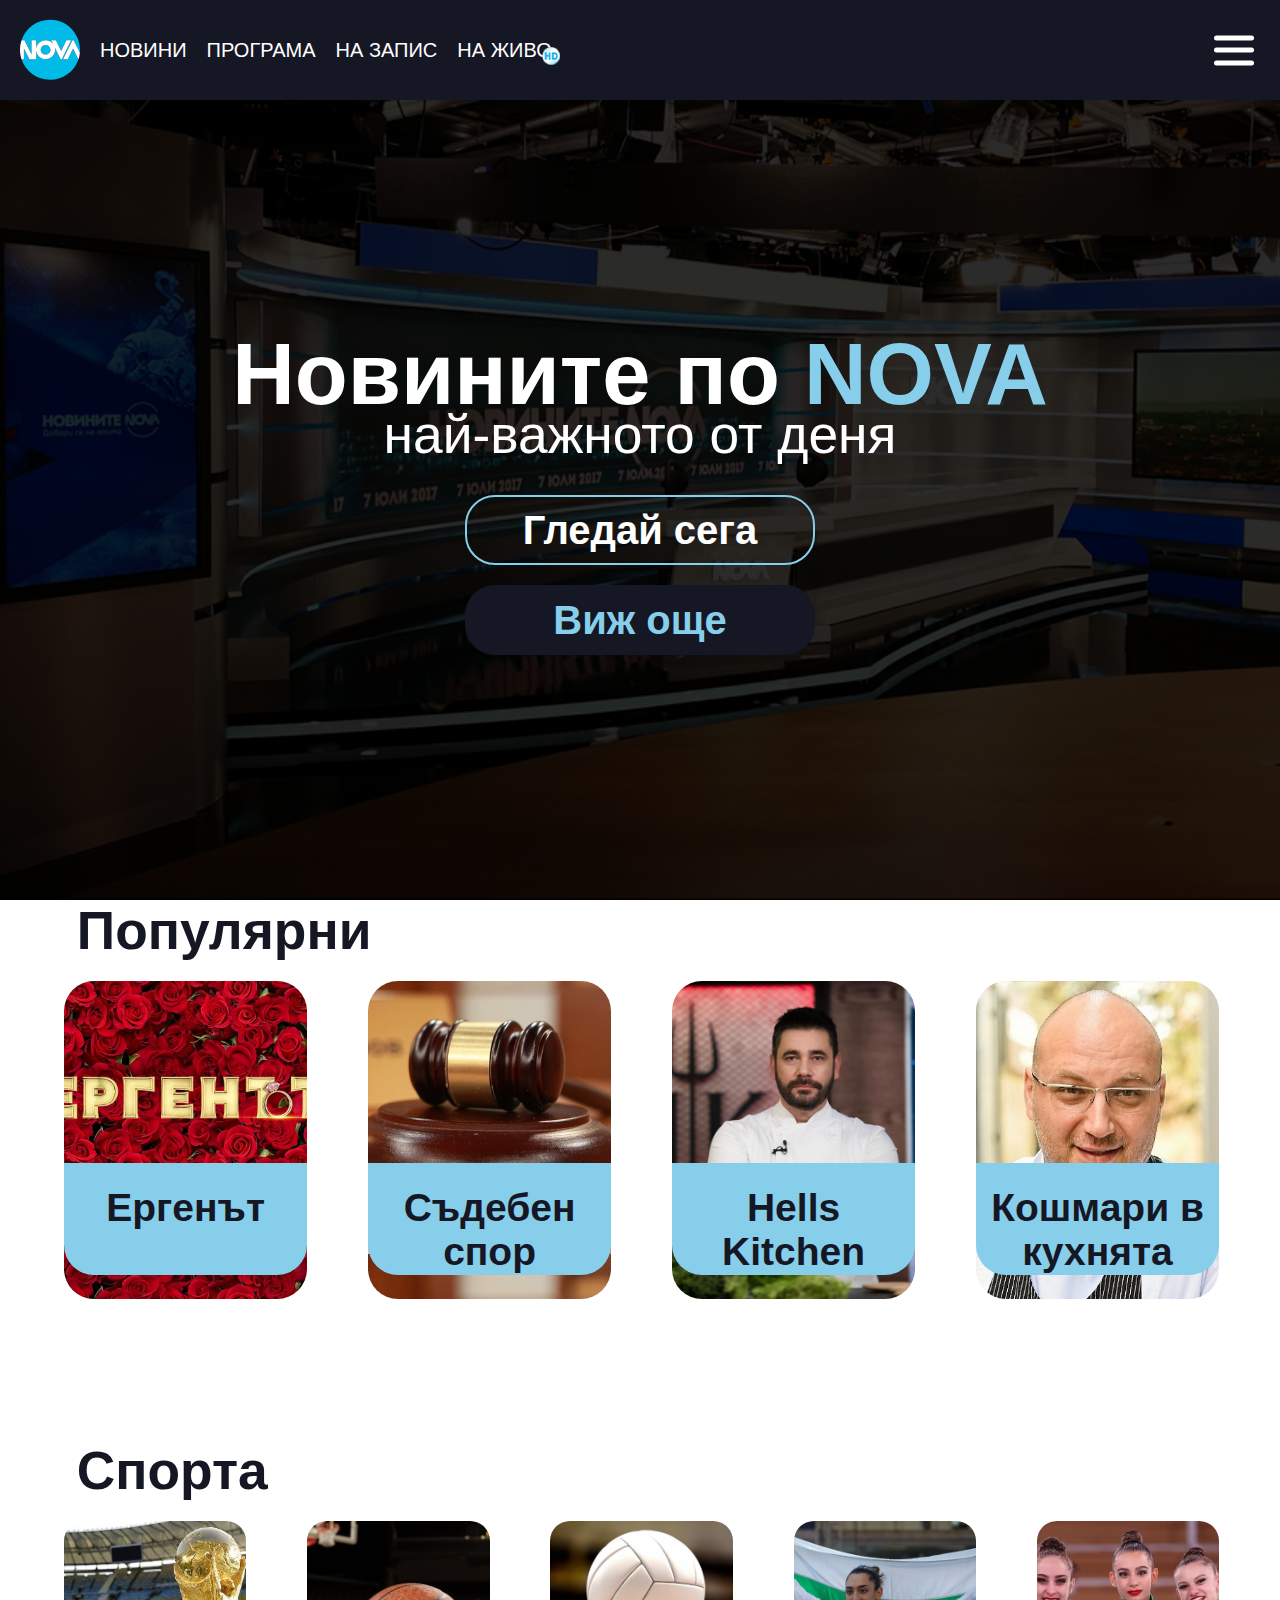
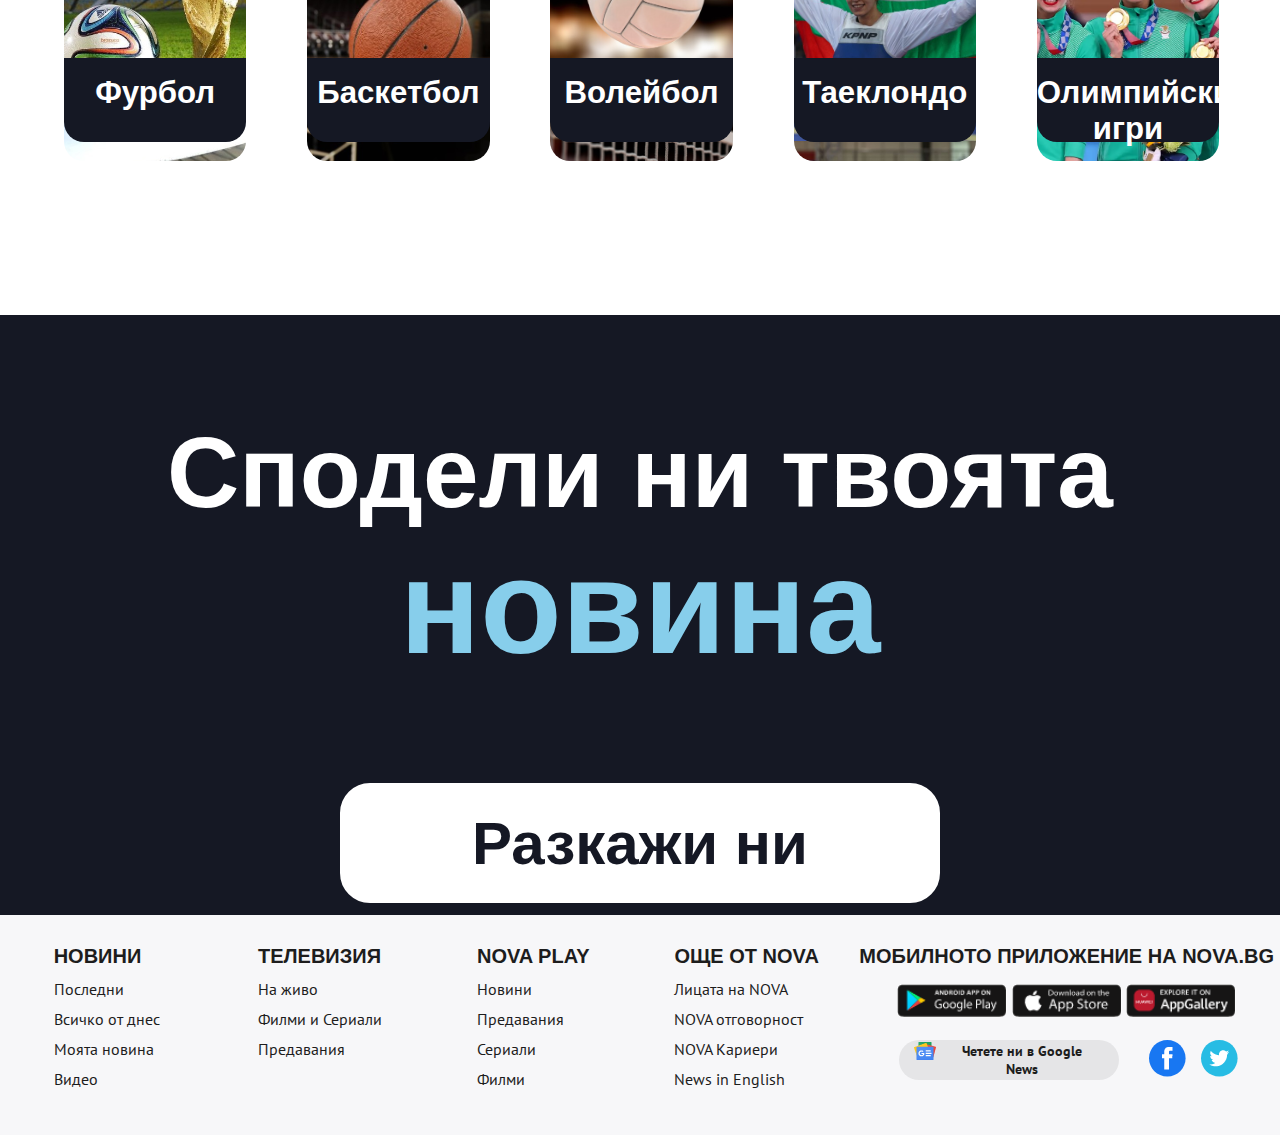
<file: index.html>
<!DOCTYPE html>
<html lang="en">
  <head>
    <link rel="stylesheet" href="maincss.css" />
    <meta charset="UTF-8" />
    <meta name="viewport" content="width=device-width, initial-scale=1.0" />
    <title>Nova TV</title>
    <link rel="preconnect" href="https://fonts.googleapis.com">
    <link rel="preconnect" href="https://fonts.gstatic.com" crossorigin>
    <link href="https://fonts.googleapis.com/css2?family=PT+Sans+Narrow:wght@400;700&family=PT+Sans:ital,wght@0,400;0,700;1,400;1,700&family=Roboto+Condensed:ital,wght@0,100..900;1,100..900&display=swap" rel="stylesheet">
  </head>
  <body>
    <header>
      <div class="off-screen-menu">
        <ul>
          <a href="https://nova.bg/novanews" target="_blank"><li>NOVA NEWS</li></a>
          <a href="https://nova.bg/shows" target="_blank"><li>ШОУТА И ПРЕДАВАНИЯ</li></a>
          <a href="https://nova.bg/series_movies" target="_blank"><li>ФИЛМИ И СЕРИАЛИ</li></a>
          <a href="https://nova.bg/faces" target="_blank"><li>ЛИЦАТА НА NOVA</li></a>
          <a href="https://nova.bg/mynews" target="_blank"><li>МОЯТА НОВИНА</li></a>
          <a href="https://nova.bg/videos" target="_blank"><li>ВИДЕО</li></a>
          <a href="https://nova.bg/galleries" target="_blank"><li>ГАЛЕРИИ</li></a>
          <a href="https://nova.bg/inspired_by_business" target="_blank"><li>ВДЪХНОВЕНИ ОТ БИЗНЕСА</li></a>
          <a href="https://nova.bg/csr" target="_blank"><li>NOVA ОТГОВОРНОСТ</li></a>
          <a href="https://nova.bg/karieri" target="_blank"><li>NOVA КАРИЕРА</li></a>
        </ul>
      </div>
      <div id="navbar">
        <a href="index.html"><img src="img/nova-logo.svg" alt="" id="logo"/><a>
        <ul>
          <li><a href="news.html">НОВИНИ</a></li>
          <li><a href="program.html">ПРОГРАМА</a></li>
          <li><a href="https://play.nova.bg/?_gl=1*1seh1lq*_ga*MjA1MzUxOTUzNS4xNzIwNzAxMDcy*_ga_79JNJVS3T9*MTcyNDAwNjExMS4xMi4xLjE3MjQwMDYxMTMuNTguMC4w">НА ЗАПИС</a></li>
          <li>
            <a href="https://nova.bg/live"
              >НА ЖИВО<img
                src="img/nova-logo-small.png"
                id="on-live-img"
                alt=""
            /></a>
          </li>
        </ul>
        <div class="overlay"></div>
      </div>
      <div class="ham-menu">
        <span></span>
        <span></span>
        <span></span>
      </div>
    </header>
    <section id="live-content">
      <h1>Новините по <span>NOVA</span> </h1>
      <h2>най-важното от деня</h2>
      <a href="https://nova.bg/live"><button id="live-content-but1">Гледай сега</button></a>
      <a href="#popular"><button id="live-content-but2">Виж още</button></a>
   </section>
   <section id="popular">
     <h2>Популярни</h2>
     <div id="popular-over">
       <div class="popular-content" id="popular-content-1">
         <div class="content-div-text">
           <h3>Ергенът</h3>
         </div>
       </div>
       <div class="popular-content" id="popular-content-2">
         <div class="content-div-text">
            <h3>Съдебен спор</h3>
         </div>
       </div>
       <div class="popular-content" id="popular-content-3">
         <div class="content-div-text">
            <h3>Hells Kitchen</h3>
         </div>
       </div>
       <div class="popular-content" id="popular-content-4">
         <div class="content-div-text">
           <h3>Кошмари в кухнята</h3>
         </div>  
       </div>
     </div>
   </section>

 </section>
 <section id="sport">
   <h2>Спорта</h2>
   <div id="sport-over">
     <div class="sport-content" id="sport-content-1">
       <div class="content-div-text-sport">
         <h3>Фурбол</h3>
       </div>
     </div>
     <div class="sport-content" id="sport-content-2">
       <div class="content-div-text-sport">
          <h3>Баскетбол</h3>
       </div>
     </div>
     <div class="sport-content" id="sport-content-3">
       <div class="content-div-text-sport">
          <h3>Волейбол</h3>
       </div>
     </div>
     <div class="sport-content" id="sport-content-4">
       <div class="content-div-text-sport">
         <h3>Таеклондо</h3>
       </div>  
     </div>
     <div class="sport-content" id="sport-content-5">
       <div class="content-div-text-sport">
         <h3>Олимпийски игри</h3>
       </div>  
     </div>
   </div>
 </section>

 <section id="your-news">
   <h2>Сподели ни твоята <span>новина</span></h2>
   <a href="https://nova.bg/mynews/add"><button id="but-help">Разкажи ни</button></a>
 </section>
    <footer>
      <div class="footer-parts">
        <h3>НОВИНИ</h3>
        <ul>
          <a href="https://nova.bg/filter/all"><li>Последни</li></a>
          <a href="https://nova.bg/filter/today"><li>Всичко от днес</li></a>
          <a href="https://nova.bg/mynews"><li>Моята новина</li></a>
          <a href="https://nova.bg/videos"><li>Видео</li></a>
        </ul>
      </div>
      <div class="footer-parts">
        <h3>ТЕЛЕВИЗИЯ</h3>
        <ul>
          <a href="https://nova.bg/live"><li>На живо</li></a>
          <a href="https://nova.bg/series_movies"><li>Филми и Сериали</li></a>
          <a href="https://nova.bg/shows"><li>Предавания</li></a>
        </ul>
      </div>
      <div class="footer-parts">
        <h3>NOVA PLAY</h3>
        <ul>
          <a href="https://play.nova.bg/allshows/novini?_gl=1*1tl3fb1*_ga*MjA1MzUxOTUzNS4xNzIwNzAxMDcy*_ga_79JNJVS3T9*MTcyNDg1NTg3MS4xOC4xLjE3MjQ4NTYwNzQuMjYuMC4w"><li>Новини</li></a>
          <a href="https://play.nova.bg/allshows/predavanya?_gl=1*1tl3fb1*_ga*MjA1MzUxOTUzNS4xNzIwNzAxMDcy*_ga_79JNJVS3T9*MTcyNDg1NTg3MS4xOC4xLjE3MjQ4NTYwNzQuMjYuMC4w"><li>Предавания</li></a>
          <a href="https://play.nova.bg/allshows/seriali?_gl=1*1tl3fb1*_ga*MjA1MzUxOTUzNS4xNzIwNzAxMDcy*_ga_79JNJVS3T9*MTcyNDg1NTg3MS4xOC4xLjE3MjQ4NTYwNzQuMjYuMC4w"><li>Сериали</li></a>
          <a href="https://play.nova.bg/allshows/filmi?_gl=1*1tl3fb1*_ga*MjA1MzUxOTUzNS4xNzIwNzAxMDcy*_ga_79JNJVS3T9*MTcyNDg1NTg3MS4xOC4xLjE3MjQ4NTYwNzQuMjYuMC4w"><li>Филми</li></a>
        </ul>
      </div>
      <div class="footer-parts">
        <h3>ОЩЕ ОТ NOVA</h3>
        <ul>
          <a href="https://nova.bg/faces/hosts"><li>Лицата на NOVA</li></a>
          <a href="https://nova.bg/csr"><li>NOVA отговорност</li></a>
          <a href="https://nova.bg/karieri"><li>NOVA Кариери</li></a>
          <a href="https://nova.bg/news/category/19/inenglish/"><li>News in English</li></a>
        </ul>
      </div>
      <div id="more info" class="footer-parts">
        <h3>МОБИЛНОТО ПРИЛОЖЕНИЕ НА NOVA.BG</h3>
        <div id="download-options">
          <a href="https://play.google.com/store/apps/details?id=bg.nova"><img src="img/google-play.png" alt="" /></a>
          <a href="https://apps.apple.com/us/app/novatv/id555346941"><img src="img/app-store.png" alt="" /></a>
          <a href="https://appgallery.huawei.com/#/app/C102982369"><img src="img/appgallery.png" alt="" /></a>
        </div>
        <br />
        <a href="https://news.google.com/publications/CAAqBwgKMJXOoQswrdi5Aw/sections/[base64]"><button id="google-news">
          <img src="img/google-news-link.png" alt="" />
          <h3>Четете ни в Google News</h3>
        </button></a>
        <div id="social-media">
          <a href="https://www.facebook.com/novinite.nova/?fref=ts"><img src="img/facebook_logo.png" alt="" /></a>
          <a href="https://twitter.com/NoviniteNaNova"><img src="img/twitter_logo.png" alt="" /></a>
        </div>
      </div>
    </footer>
    <script src="index.js"></script>
    <!--always on the bottom-->
  </body>
</html>
<!-- #products-header {
    width: 100%;
    height: 800px;
    position: relative;
    background-color: black;
  }
  
  #products-header::before {
    position: absolute;
    background-image: url(img/products-background.png);
    background-size: cover;
    content: '';
    inset: 0;
    opacity: 0.2;
  } -->
</file>
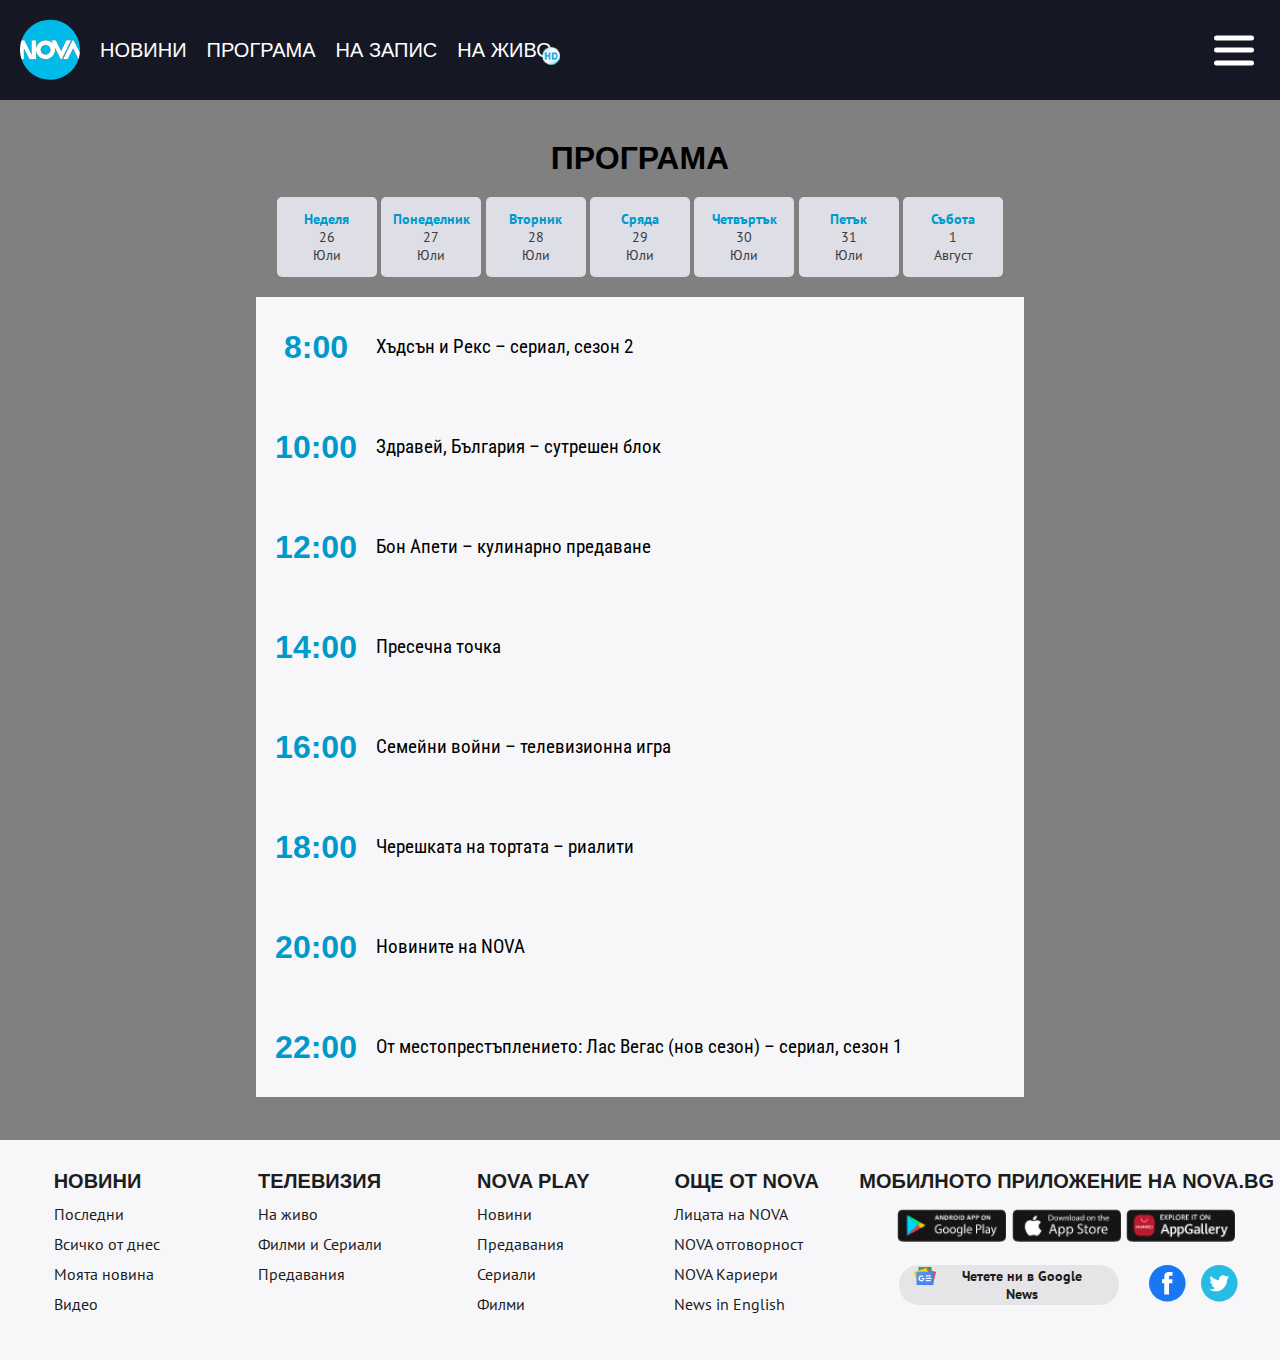
<file: program.html>
<!DOCTYPE html>
<html lang="en">
<head>
  <meta charset="UTF-8">
  <meta name="viewport" content="width=device-width, initial-scale=1.0">
  <link rel="stylesheet" href="program.css">
  <title>Program</title>
  <link rel="preconnect" href="https://fonts.googleapis.com">
  <link rel="preconnect" href="https://fonts.gstatic.com" crossorigin>
  <link href="https://fonts.googleapis.com/css2?family=PT+Sans+Narrow:wght@400;700&family=PT+Sans:ital,wght@0,400;0,700;1,400;1,700&family=Roboto+Condensed:ital,wght@0,100..900;1,100..900&display=swap" rel="stylesheet">
</head>
<body>
  <header>
    <div class="off-screen-menu">
      <ul>
        <a href="https://nova.bg/novanews" target="_blank"><li>NOVA NEWS</li></a>
        <a href="https://nova.bg/shows" target="_blank"><li>ШОУТА И ПРЕДАВАНИЯ</li></a>
        <a href="https://nova.bg/series_movies" target="_blank"><li>ФИЛМИ И СЕРИАЛИ</li></a>
        <a href="https://nova.bg/faces" target="_blank"><li>ЛИЦАТА НА NOVA</li></a>
        <a href="https://nova.bg/mynews" target="_blank"><li>МОЯТА НОВИНА</li></a>
        <a href="https://nova.bg/videos" target="_blank"><li>ВИДЕО</li></a>
        <a href="https://nova.bg/galleries" target="_blank"><li>ГАЛЕРИИ</li></a>
        <a href="https://nova.bg/inspired_by_business" target="_blank"><li>ВДЪХНОВЕНИ ОТ БИЗНЕСА</li></a>
        <a href="https://nova.bg/csr" target="_blank"><li>NOVA ОТГОВОРНОСТ</li></a>
        <a href="https://nova.bg/karieri" target="_blank"><li>NOVA КАРИЕРА</li></a>
      </ul>
    </div>
    <div id="navbar">
      <a href="index.html"><img src="img/nova-logo.svg" alt="" id="logo"/><a>
      <ul>
        <li><a href="news.html">НОВИНИ</a></li>
        <li><a href="program.html">ПРОГРАМА</a></li>
        <li><a href="https://play.nova.bg/?_gl=1*1seh1lq*_ga*MjA1MzUxOTUzNS4xNzIwNzAxMDcy*_ga_79JNJVS3T9*MTcyNDAwNjExMS4xMi4xLjE3MjQwMDYxMTMuNTguMC4w">НА ЗАПИС</a></li>
        <li>
          <a href="https://nova.bg/live"
            >НА ЖИВО<img
              src="img/nova-logo-small.png"
              id="on-live-img"
              alt=""
          /></a>
        </li>
      </ul>
      <div class="overlay"></div>
    </div>
    <div class="ham-menu">
      <span></span>
      <span></span>
      <span></span>
    </div>
  </header>
  <main>
    <div id="program">
      <h1>ПРОГРАМА</h1>
    <div id="days">
      <button onclick="firstBth()" id="firstBtn">
        <span id="firstSpan1" class="firstSpan"></span><br>
        <span id="secondSpan1"></span><br>
        <span id="thirdSpan1"></span>
      </button>
      <button onclick="secondBth()" id="secondBtn">
        <span id="firstSpan2" class="firstSpan"></span><br>
        <span id="secondSpan2"></span><br>
        <span id="thirdSpan2"></span>
      </button>
      <button onclick="thirdBtn()" id="thirdBtn">
        <span id="firstSpan3" class="firstSpan"></span><br>
        <span id="secondSpan3"></span><br>
        <span id="thirdSpan3"></span>
      </button>
      <button onclick="fourthBtn()" id="fourthBtn">
        <span id="firstSpan4" class="firstSpan"></span><br>
        <span id="secondSpan4"></span><br>
        <span id="thirdSpan4"></span>
      </button>
      <button onclick="fifthBtn()" id="fifthBtn">
        <span id="firstSpan5" class="firstSpan"></span><br>
        <span id="secondSpan5"></span><br>
        <span id="thirdSpan5"></span>
      </button>
      <button onclick="sixthBtn()" id="sixthBtn">
        <span id="firstSpan6" class="firstSpan"></span><br>
        <span id="secondSpan6"></span><br>
        <span id="thirdSpan6"></span>
      </button>
      <button onclick="seventhBtn()" id="seventhBtn">
        <span id="firstSpan7" class="firstSpan"></span><br>
        <span id="secondSpan7"></span><br>
        <span id="thirdSpan7"></span>
      </button>
    </div>
    <div id="firstDay" class="program-list">
      <div>
        <h1>8:00</h1>
        <h3>Хъдсън и Рекс – сериал, сезон 2</h3>
      </div>
      <div>
        <h1>10:00</h1>
        <h3>Здравей, България – сутрешен блок</h3>
      </div>
      <div>
        <h1>12:00</h1>
        <h3>Бон Апети – кулинарно предаване</h3>
      </div>
      <div>
        <h1>14:00</h1>
        <h3>Пресечна точка</h3>
      </div>
      <div>
        <h1>16:00</h1>
        <h3>Семейни войни – телевизионна игра</h3>
      </div>
      <div>
        <h1>18:00</h1>
        <h3>Черешката на тортата – риалити</h3>
      </div>
      <div>
        <h1>20:00</h1>
        <h3>Новините на NOVA</h3>
      </div>
      <div>
        <h1>22:00</h1>
        <h3>От местопрестъплението: Лас Вегас (нов сезон) – сериал, сезон 1</h3>
      </div>
    </div>
    <div id="secondDay" class="program-list">
      <div>
        <h1>8:00</h1>
        <h3>Здравей, България – сутрешен блок</h3>
      </div>
      <div>
        <h1>10:00</h1>
        <h3>Хъдсън и Рекс – сериал, сезон 2</h3>
      </div>
      <div>
        <h1>12:00</h1>
        <h3>Новините на NOVA</h3>
      </div>
      <div>
        <h1>14:00</h1>
        <h3>Пресечна точка</h3>
      </div>
      <div>
        <h1>16:00</h1>
        <h3>Черешката на тортата – риалити</h3>
      </div>
      <div>
        <h1>18:00</h1>
        <h3>Новините на NOVA</h3>
      </div>
      <div>
        <h1>20:00</h1>
        <h3>Семейни войни – телевизионна игра</h3>
      </div>
      <div>
        <h1>22:00</h1>
        <h3>От местопрестъплението: Лас Вегас (нов сезон) – сериал, сезон 1</h3>
      </div>
    </div>
    <div id="thirdDay" class="program-list">
      <div>
        <h1>8:00</h1>
        <h3>Здравей, България – сутрешен блок</h3>
      </div>
      <div>
        <h1>10:00</h1>
        <h3>Хъдсън и Рекс – сериал, сезон 2</h3>
      </div>
      <div>
        <h1>12:00</h1>
        <h3>Черешката на тортата – риалити</h3>
      </div>
      <div>
        <h1>14:00</h1>
        <h3>Новините на NOVA</h3>
      </div>
      <div>
        <h1>16:00</h1>
        <h3>Пресечна точка</h3>
      </div>
      <div>
        <h1>18:00</h1>
        <h3>Семейни войни – телевизионна игра</h3>
      </div>
      <div>
        <h1>20:00</h1>
        <h3>Новините на NOVA</h3>
      </div>
      <div>
        <h1>22:00</h1>
        <h3>От местопрестъплението: Лас Вегас (нов сезон) – сериал, сезон 1</h3>
      </div>
    </div>
    <div id="fourthDay" class="program-list">
      <div>
        <h1>8:00</h1>
        <h3>Новините на NOVA</h3>
      </div>
      <div>
        <h1>10:00</h1>
        <h3>Хъдсън и Рекс – сериал, сезон 2</h3>
      </div>
      <div>
        <h1>12:00</h1>
        <h3>Новините на NOVA</h3>
      </div>
      <div>
        <h1>14:00</h1>
        <h3>Семейни войни – телевизионна игра</h3>
      </div>
      <div>
        <h1>16:00</h1>
        <h3>Пресечна точка</h3>
      </div>
      <div>
        <h1>18:00</h1>
        <h3>Черешката на тортата – риалити</h3>
      </div>
      <div>
        <h1>20:00</h1>
        <h3>Новините на NOVA</h3>
      </div>
      <div>
        <h1>22:00</h1>
        <h3>От местопрестъплението: Лас Вегас (нов сезон) – сериал, сезон 1</h3>
      </div>
    </div>
    <div id="fifthDay" class="program-list">
      <div>
        <h1>8:00</h1>
        <h3>Здравей, България – сутрешен блок</h3>
      </div>
      <div>
        <h1>10:00</h1>
        <h3>Хъдсън и Рекс – сериал, сезон 2</h3>
      </div>
      <div>
        <h1>12:00</h1>
        <h3>Семейни войни – телевизионна игра</h3>
      </div>
      <div>
        <h1>14:00</h1>
        <h3>Бон Апети – кулинарно предаване</h3>
      </div>
      <div>
        <h1>16:00</h1>
        <h3>Пресечна точка</h3>
      </div>
      <div>
        <h1>18:00</h1>
        <h3>Новините на NOVA</h3>
      </div>
      <div>
        <h1>20:00</h1>
        <h3>Черешката на тортата – риалити</h3>
      </div>
      <div>
        <h1>22:00</h1>
        <h3>От местопрестъплението: Лас Вегас (нов сезон) – сериал, сезон 1</h3>
      </div>
    </div>
    <div id="sixthDay" class="program-list">
      <div>
        <h1>8:00</h1>
        <h3>Здравей, България – сутрешен блок</h3>
      </div>
      <div>
        <h1>10:00</h1>
        <h3>Хъдсън и Рекс – сериал, сезон 2</h3>
      </div>
      <div>
        <h1>12:00</h1>
        <h3>Пресечна точка</h3>
      </div>
      <div>
        <h1>14:00</h1>
        <h3>Семейни войни – телевизионна игра</h3>
      </div>
      <div>
        <h1>16:00</h1>
        <h3>Пресечна точка</h3>
      </div>
      <div>
        <h1>18:00</h1>
        <h3>Черешката на тортата – риалити</h3>
      </div>
      <div>
        <h1>20:00</h1>
        <h3>Новините на NOVA</h3>
      </div>
      <div>
        <h1>22:00</h1>
        <h3>От местопрестъплението: Лас Вегас (нов сезон) – сериал, сезон 1</h3>
      </div>
    </div>
    <div id="seventhDay" class="program-list">
      <div>
        <h1>8:00</h1>
        <h3>Новините на NOVA</h3>
      </div>
      <div>
        <h1>10:00</h1>
        <h3>Хъдсън и Рекс – сериал, сезон 2</h3>
      </div>
      <div>
        <h1>12:00</h1>
        <h3>Бон Апети – кулинарно предаване</h3>
      </div>
      <div>
        <h1>14:00</h1>
        <h3>Наследство (премиера) – сериен филм</h3>
      </div>
      <div>
        <h1>16:00</h1>
        <h3>Семейни войни – телевизионна игра</h3>
      </div>
      <div>
        <h1>18:00</h1>
        <h3>Розамунде Пилхер: Неразопаковани желания</h3>
      </div>
      <div>
        <h1>20:00</h1>
        <h3>Черешката на тортата – риалити</h3>
      </div>
      <div>
        <h1>22:00</h1>
        <h3>От местопрестъплението: Лас Вегас (нов сезон) – сериал, сезон 1</h3>
      </div>
    </div>
    </div>
  </main>
  <footer>
    <div class="footer-parts">
      <h3>НОВИНИ</h3>
      <ul>
        <a href="https://nova.bg/filter/all"><li>Последни</li></a>
        <a href="https://nova.bg/filter/today"><li>Всичко от днес</li></a>
        <a href="https://nova.bg/mynews"><li>Моята новина</li></a>
        <a href="https://nova.bg/videos"><li>Видео</li></a>
      </ul>
    </div>
    <div class="footer-parts">
      <h3>ТЕЛЕВИЗИЯ</h3>
      <ul>
        <a href="https://nova.bg/live"><li>На живо</li></a>
        <a href="https://nova.bg/series_movies"><li>Филми и Сериали</li></a>
        <a href="https://nova.bg/shows"><li>Предавания</li></a>
      </ul>
    </div>
    <div class="footer-parts">
      <h3>NOVA PLAY</h3>
      <ul>
        <a href="https://play.nova.bg/allshows/novini?_gl=1*1tl3fb1*_ga*MjA1MzUxOTUzNS4xNzIwNzAxMDcy*_ga_79JNJVS3T9*MTcyNDg1NTg3MS4xOC4xLjE3MjQ4NTYwNzQuMjYuMC4w"><li>Новини</li></a>
        <a href="https://play.nova.bg/allshows/predavanya?_gl=1*1tl3fb1*_ga*MjA1MzUxOTUzNS4xNzIwNzAxMDcy*_ga_79JNJVS3T9*MTcyNDg1NTg3MS4xOC4xLjE3MjQ4NTYwNzQuMjYuMC4w"><li>Предавания</li></a>
        <a href="https://play.nova.bg/allshows/seriali?_gl=1*1tl3fb1*_ga*MjA1MzUxOTUzNS4xNzIwNzAxMDcy*_ga_79JNJVS3T9*MTcyNDg1NTg3MS4xOC4xLjE3MjQ4NTYwNzQuMjYuMC4w"><li>Сериали</li></a>
        <a href="https://play.nova.bg/allshows/filmi?_gl=1*1tl3fb1*_ga*MjA1MzUxOTUzNS4xNzIwNzAxMDcy*_ga_79JNJVS3T9*MTcyNDg1NTg3MS4xOC4xLjE3MjQ4NTYwNzQuMjYuMC4w"><li>Филми</li></a>
      </ul>
    </div>
    <div class="footer-parts">
      <h3>ОЩЕ ОТ NOVA</h3>
      <ul>
        <a href="https://nova.bg/faces/hosts"><li>Лицата на NOVA</li></a>
        <a href="https://nova.bg/csr"><li>NOVA отговорност</li></a>
        <a href="https://nova.bg/karieri"><li>NOVA Кариери</li></a>
        <a href="https://nova.bg/news/category/19/inenglish/"><li>News in English</li></a>
      </ul>
    </div>
    <div id="more info" class="footer-parts">
      <h3>МОБИЛНОТО ПРИЛОЖЕНИЕ НА NOVA.BG</h3>
      <div id="download-options">
        <a href="https://play.google.com/store/apps/details?id=bg.nova"><img src="img/google-play.png" alt="" /></a>
        <a href="https://apps.apple.com/us/app/novatv/id555346941"><img src="img/app-store.png" alt="" /></a>
        <a href="https://appgallery.huawei.com/#/app/C102982369"><img src="img/appgallery.png" alt="" /></a>
      </div>
      <br />
      <a href="https://news.google.com/publications/CAAqBwgKMJXOoQswrdi5Aw/sections/[base64]"><button id="google-news">
        <img src="img/google-news-link.png" alt="" />
        <h3>Четете ни в Google News</h3>
      </button></a>
      <div id="social-media">
        <a href="https://www.facebook.com/novinite.nova/?fref=ts"><img src="img/facebook_logo.png" alt="" /></a>
        <a href="https://twitter.com/NoviniteNaNova"><img src="img/twitter_logo.png" alt="" /></a>
      </div>
    </div>
  </footer>
  <script src="program.js"></script>
</body>
</html>
</file>
<file: maincss.css>
* {
  margin: 0;
  padding: 0;
  list-style: none;
  text-decoration: none;
}
body {
  font-family: "Anton", sans-serif;
}
body::-webkit-scrollbar {
  display: none;
}
header {
  display: flex;
  align-items: center;
  position: relative;
  width: 100%;
  height: 100px;
  background-color: rgb(21, 24, 36);
}
#navbar {
  width: 100%;
  height: 60px;
  padding: 20px;
  margin-left: auto;
  margin-right: auto;
  display: flex;
  align-items: center;
}
#logo {
  width: 60px;
  height: auto;
  vertical-align: middle;
}
header ul {
  list-style-type: none;
  display: flex;
  padding-right: 40px;
}
header ul li {
  margin-left: 20px;
}
header ul li a {
  text-decoration: none;
  color: white;
  font-size: 20px;
}
header ul li a #on-live-img {
  position: relative;
  width: 18px;
  height: 18px;
  left: -10px;
  top: 8px;
}
.off-screen-menu {
  background-color: rgb(34, 37, 49);
  height: 100vh;
  width: 100%;
  max-width: 450px;
  position: fixed;
  top: 0;
  right: 0;
  transform: translateX(100%);
  display: flex;
  flex-direction: column;
  align-items: center;
  justify-content: center;
  text-align: center;
  font-size: 1.8rem;
  transition: 0.3s ease-in-out;
  z-index: 1000;
}
.off-screen-menu ul {
  list-style-type: none;
  padding: 0;
  display: block;
}
.off-screen-menu ul li {
  color: whitesmoke;
  display: block;
  margin: 35px;
}
.off-screen-menu.active {
  transform: translateX(0);
}
.ham-menu {
  height: 50px;
  width: 40px;
  cursor: pointer;
  top: 50%;
  right: 2%;
  position: absolute;
  transform: translateY(-50%);
  z-index: 1000;
}
.ham-menu span {
  height: 5px;
  width: 100%;
  background-color: white;
  border-radius: 25px;
  position: absolute;
  left: 50%;
  top: 50%;
  transform: translate(-50%, -50%);
  transition: 0.3s ease;
}
.ham-menu span:nth-child(1) {
  top: 25%;
}
.ham-menu span:nth-child(3) {
  top: 75%;
}
.ham-menu.active span {
  background-color: white;
}
.ham-menu.active span:nth-child(1) {
  top: 50%;
  transform: translate(-50%, -50%) rotate(45deg);
}
.ham-menu.active span:nth-child(2) {
  opacity: 0;
}
.ham-menu.active span:nth-child(3) {
  top: 50%;
  transform: translate(-50%, -50%) rotate(-45deg);
}
.overlay {
  position: fixed;
  top: 0;
  left: 0;
  width: 100vw;
  height: 100vh;
  background-color: rgba(0, 0, 0, 0.5);
  display: none;
  z-index: 999;
}
disable-scroll {
  overflow: hidden;
}
#live-content {
  width: 100%;
  height: calc(100vh - 100px);
  position: relative;
  background-color: black;
}

#live-content::before {
  position: absolute;
  background-image: url(img/nova-news3.jpg);
  background-size: cover;
  content: "";
  inset: 0;
  opacity: 0.17;
}
#live-content h1 {
  font-size: 65pt;
  color: white;
  text-align: center;
  isolation: isolate;
  padding-top: 225px;
  font-family: Anton, sans-serif;
  font-weight: 800;
}
#live-content h1 span {
  color: skyblue;
}
#live-content h2 {
  font-size: 40pt;
  color: WHITE;
  text-align: center;
  isolation: isolate;
  margin-top: -20px;
  font-family: Anton, sans-serif;
  font-weight: 10;
}
#live-content-but1 {
  display: block;
  isolation: isolate;
  background: none;
  height: 70px;
  width: 350px;
  border: 2px solid skyblue;
  border-radius: 30px;
  color: white;
  font-size: 30pt;
  font-family: Anton, sans-serif;
  font-weight: 800;
  margin-left: auto;
  margin-right: auto;
  transition: 0.3s ease-in-out;
  margin-top: 30px;
}
#live-content-but1:hover {
  background-color: rgb(21, 24, 36);
  border: rgb(21, 24, 36);
  color: skyblue;
}
#live-content-but2 {
  display: block;
  isolation: isolate;
  background: none;
  height: 70px;
  width: 350px;
  background-color: rgb(21, 24, 36);
  border: rgb(21, 24, 36);
  border-radius: 30px;
  color: skyblue;
  font-size: 30pt;
  font-family: Anton, sans-serif;
  font-weight: 800;
  margin-left: auto;
  margin-right: auto;
  transition: 0.3s ease-in-out;
  margin-top: 20px;
}
#live-content-but2:hover {
  background: none;
  border: 2px solid skyblue;
  color: white;
}
#popular {
  width: 100%;
  height: 540px;
  background-color: white;
}
#popular-over {
  display: grid;
  grid-template-columns: repeat(4, 20%);
  gap: 5%;
  margin-left: 5%;
}
.popular-content {
  background-color: blue;
  height: calc(100% + 28px);
  margin-top: 20px;
  position: relative;
  border-radius: 30px;
  background-position: center;
  background-size: cover;
}
.popular-content:hover > .content-div-text {
  background-color: white;
  color: rgb(21, 24, 36);
  transition: 0.5s ease;
}
.popular-content:hover {
  border: solid 2px rgb(21, 24, 36);
  transition: 0.2s ease;
}
#popular-content-1 {
  background-image: url(img/ergenut.jpg);
  background-position: center -40px;
}
#popular-content-2 {
  background-image: url(img/sudeben\ spor.jpg);
  background-position: center -45px;
}
#popular-content-3 {
  background-image: url(img/angelov.jpg);
}
#popular-content-4 {
  background-image: url(img/manchev.jpeg);
}
.content-div-text {
  width: 100%;
  height: 35%;
  margin-top: 75%;
  background-color: skyblue;
  border-bottom-left-radius: 30px;
  border-bottom-right-radius: 30px;
  text-align: center;
  color: rgb(21, 24, 36);
  font-family: Anton, sans-serif;
  font-weight: 800;
  font-size: 25pt;
}
.content-div-text h3 {
  position: relative;
  top: 20%;
}
#popular > h2 {
  color: rgb(21, 24, 36);
  font-family: Anton, sans-serif;
  font-weight: 800;
  font-size: 40pt;
  margin-left: 6%;
}

#sport {
  width: 100%;
  height: 475px;
  background-color: white;
}
#sport-over {
  display: grid;
  grid-template-columns: repeat(5, 15%);
  gap: 5%;
  margin-left: 5%;
}
.sport-content {
  background-color: blue;
  height: calc(100% + 11px);
  margin-top: 20px;
  position: relative;
  background-position: center;
  background-size: cover;
  border-radius: 20px;
}
.sport-content:hover {
  border: solid 2px rgb(21, 24, 36);
  transition: 0.2s ease;
}
.sport-content:hover > .content-div-text-sport {
  color: rgb(21, 24, 36);
  background-color: white;
  transition: 0.5s ease;
}
#sport-content-1 {
  background-image: url(img/football.jpg);
  background-position: 70% -40px;
}
#sport-content-2 {
  background-image: url(img/basketball.jpg);
  background-position: 80% -40px;
}
#sport-content-3 {
  background-image: url(img/volleyball.jpg);
}
#sport-content-4 {
  background-image: url(img/taeklondo.jpeg);
  background-position: 60% -20px;
}
#sport-content-5 {
  background-image: url(img/olimpiiski.jpg);
}
.content-div-text-sport {
  width: 100%;
  height: 35%;
  margin-top: 75%;
  background-color: rgb(21, 24, 36);
  border-bottom-left-radius: 20px;
  border-bottom-right-radius: 20px;
  text-align: center;
  color: white;
  font-family: Anton, sans-serif;
  font-weight: 800;
  font-size: 20pt;
}
.content-div-text-sport h3 {
  position: relative;
  top: 20%;
}
#sport > h2 {
  color: rgb(21, 24, 36);
  font-family: Anton, sans-serif;
  font-weight: 800;
  font-size: 40pt;
  margin-left: 6%;
}
#your-news {
  width: 100%;
  height: 500px;
  text-align: center;
  background-color: rgb(21, 24, 36);
  color: white;
  font-family: Anton, sans-serif;
  font-weight: 800;
  font-size: 50pt;
  padding-top: 100px;
}
#your-news span {
  color: skyblue;
  font-size: 100pt;
  font-weight: 800;
  font-family: "Trebuchet MS", "Lucida Sans Unicode", "Lucida Grande",
    "Lucida Sans", Arial, sans-serif;
}
#but-help {
  display: block;
  isolation: isolate;
  background: none;
  height: 120px;
  width: 600px;
  border: 2px solid white;
  border-radius: 30px;
  color: rgb(21, 24, 36);
  font-size: 45pt;
  font-family: Anton, sans-serif;
  font-weight: 800;
  margin-left: auto;
  margin-right: auto;
  transition: 0.3s ease-in-out;
  margin-top: 100px;
  background-color: white;
}
#but-help:hover {
  background-color: black;
  border: rgb(21, 24, 36);
  color: white;
  transition: 0.5s;
}
footer {
  height: 220px;
  background-color: #f7f7f9;
  display: grid;
  grid-template-columns: 1fr 1fr 1fr 1fr 2fr;
}
.footer-parts {
  margin-left: auto;
  margin-right: auto;
  margin-top: 30px;
  margin-bottom: 30px;
}
.footer-parts h3 {
  margin-bottom: 6px;
  font-size: 20px;
  color: #1d1d1d;
}
.footer-parts ul li {
  font-size: 16px;
  color: #1d1d1d;
  font-family: "PT Sans", sans-serif;
  font-weight: 400;
  font-style: normal;
  line-height: 30px;
}
.footer-parts ul li:hover {
  color: skyblue;
}
#download-options {
  padding-top: 10px;
  text-align: center;
}
#download-options img {
  width: 110px;
  height: 34px;
}
#google-news {
  width: 220px;
  height: 40px;
  float: left;
  background-color: #e5e5e7;
  border-radius: 30px;
  border: none;
  margin-left: 40px;
  margin-right: 20px;
  cursor: pointer;
}
#google-news img {
  width: 22px;
  height: 18px;
  margin-left: 10px;
  margin-top: 5px;
  float: left;
  margin-top: auto;
  margin-bottom: auto;
  margin-left: 15px;
}
#google-news h3 {
  width: 155px;
  float: right;
  margin-right: 20px;
  font-family: "PT Sans", sans-serif;
  font-size: 14px;
  margin-top: auto;
  margin-bottom: auto;
}
#social-media img {
  margin-left: 10px;
}
</file>
<file: program.css>
* {
  margin: 0;
  padding: 0;
  list-style: none;
  text-decoration: none;
}
body {
  font-family: "Anton", sans-serif;
}
body::-webkit-scrollbar {
  display: none;
}
header {
  display: flex;
  align-items: center;
  position: relative;
  width: 100%;
  height: 100px;
  background-color: rgb(21, 24, 36);
}
#navbar {
  width: 100%;
  height: 60px;
  padding: 20px;
  margin-left: auto;
  margin-right: auto;
  display: flex;
  align-items: center;
}
#logo{
  width: 60px;
  height: auto;
  vertical-align: middle;
}
header ul {
  list-style-type: none;
  display: flex;
  padding-right: 40px;
}
header ul li {
  margin-left: 20px;
}
header ul li a {
  text-decoration: none;
  color: white;
  font-size: 20px;
}
header ul li a #on-live-img {
  position: relative;
  width: 18px;
  height: 18px;
  left: -10px;
  top: 8px;
}
.off-screen-menu {
  background-color: rgb(34, 37, 49);
  height: 100vh;
  width: 100%;
  max-width: 450px;
  position: fixed;
  top: 0;
  right: 0;
  transform: translateX(100%);
  display: flex;
  flex-direction: column;
  align-items: center;
  justify-content: center;
  text-align: center;
  font-size: 1.8rem;
  transition: 0.3s ease-in-out;
  z-index: 1000;
}
.off-screen-menu ul {
  list-style-type: none;
  padding: 0;
  display: block;
}
.off-screen-menu ul li {
  color: whitesmoke;
  display: block;
  margin: 35px;
}
.off-screen-menu.active {
  transform: translateX(0);
}
.ham-menu {
  height: 50px;
  width: 40px;
  cursor: pointer;
  top: 50%;
  right: 2%;
  position: absolute;
  transform: translateY(-50%);
  z-index: 1000;
}
.ham-menu span {
  height: 5px;
  width: 100%;
  background-color: white;
  border-radius: 25px;
  position: absolute;
  left: 50%;
  top: 50%;
  transform: translate(-50%, -50%);
  transition: 0.3s ease;
}
.ham-menu span:nth-child(1) {
  top: 25%;
}
.ham-menu span:nth-child(3) {
  top: 75%;
}
.ham-menu.active span {
  background-color: white;
}
.ham-menu.active span:nth-child(1) {
  top: 50%;
  transform: translate(-50%, -50%) rotate(45deg);
}
.ham-menu.active span:nth-child(2) {
  opacity: 0;
}
.ham-menu.active span:nth-child(3) {
  top: 50%;
  transform: translate(-50%, -50%) rotate(-45deg);
}
.overlay {
  position: fixed;
  top: 0;
  left: 0;
  width: 100vw;
  height: 100vh;
  background-color: rgba(0, 0, 0, 0.5);
  display: none;
  z-index: 999;
}
disable-scroll {
  overflow: hidden;
}
main{
  padding-top: 40px;
  text-align: center;
  width: 100%;
  height: 1000px;
  background-color: grey;
}
main button{
  width: 100px;
  height: 80px;
  background-color: #dedee7;
  color: #3c3c3c;
  border: none;
  border-radius: 5px;
  font-family: "PT Sans", sans-serif;
  font-size: 14px;
  margin-top: 20px;
  margin-bottom: 20px;
  cursor: pointer;
}
#program{
  width: 60%;
  margin-left: auto;
  margin-right: auto;
}
.firstSpan{
  color: #0099cc;
  font-weight: bold;
}
.program-list{
  display: grid;
  grid-template-rows: repeat(8, 1fr);
  float: left;
  width: 100%;
}
.program-list div{
  display: grid;
  grid-template-columns: 120px 3fr;
  width: 100%;
  height: 100px;
  background-color: #f7f7f9;
}
.program-list h1{
  width: 100%;
  color: #0099cc;
  margin-top: auto;
  margin-bottom: auto;
}
.program-list h3{
  font-family: "Roboto Condensed", sans-serif;
  font-optical-sizing: auto;
  font-weight: 400;
  font-style: normal;
  text-align: start;
  margin-top: auto;
  margin-bottom: auto;
}
#firstDay{
  display: block;
}
#secondDay{
  display: none;
}
#thirdDay{
  display: none;
}
#fourthDay{
  display: none;
}
#fifthDay{
  display: none;
}
#sixthDay{
  display: none;
}
#seventhDay{
  display: none;
}
footer{
  height: 220px;
  background-color: #f7f7f9;
  display: grid;
  grid-template-columns: 1fr 1fr 1fr 1fr 2fr;
}
.footer-parts{
  margin-left: auto;
  margin-right: auto;
  margin-top: 30px;
  margin-bottom: 30px;
}
.footer-parts h3{
  margin-bottom: 6px;
  font-size: 20px;
  color: #1d1d1d;
}
.footer-parts ul li{
  font-size: 16px;
  color: #1d1d1d;
  font-family: "PT Sans", sans-serif;
  font-weight: 400;
  font-style: normal;
  line-height: 30px;
}
.footer-parts ul li:hover {
  color: skyblue;
}
#download-options{
  padding-top: 10px;
  text-align: center;
}
#download-options img{
  width: 110px;
  height: 34px;
}
#google-news{
  width: 220px;
  height: 40px;
  float: left;
  background-color: #e5e5e7;
  border-radius: 30px;
  border: none;
  margin-left: 40px;
  margin-right: 20px;
  cursor: pointer;
}
#google-news img{
  width: 22px;
  height: 18px;
  margin-left: 10px;
  margin-top: 5px;
  float: left;
  margin-top: auto;
  margin-bottom: auto;
  margin-left: 15px;
}
#google-news h3{
  width: 155px;
  float: right;
  margin-right: 20px;
  font-family: "PT Sans", sans-serif;
  font-size: 14px;
  margin-top: auto;
  margin-bottom: auto;
}
#social-media img{
  margin-left: 10px;
}
</file>
